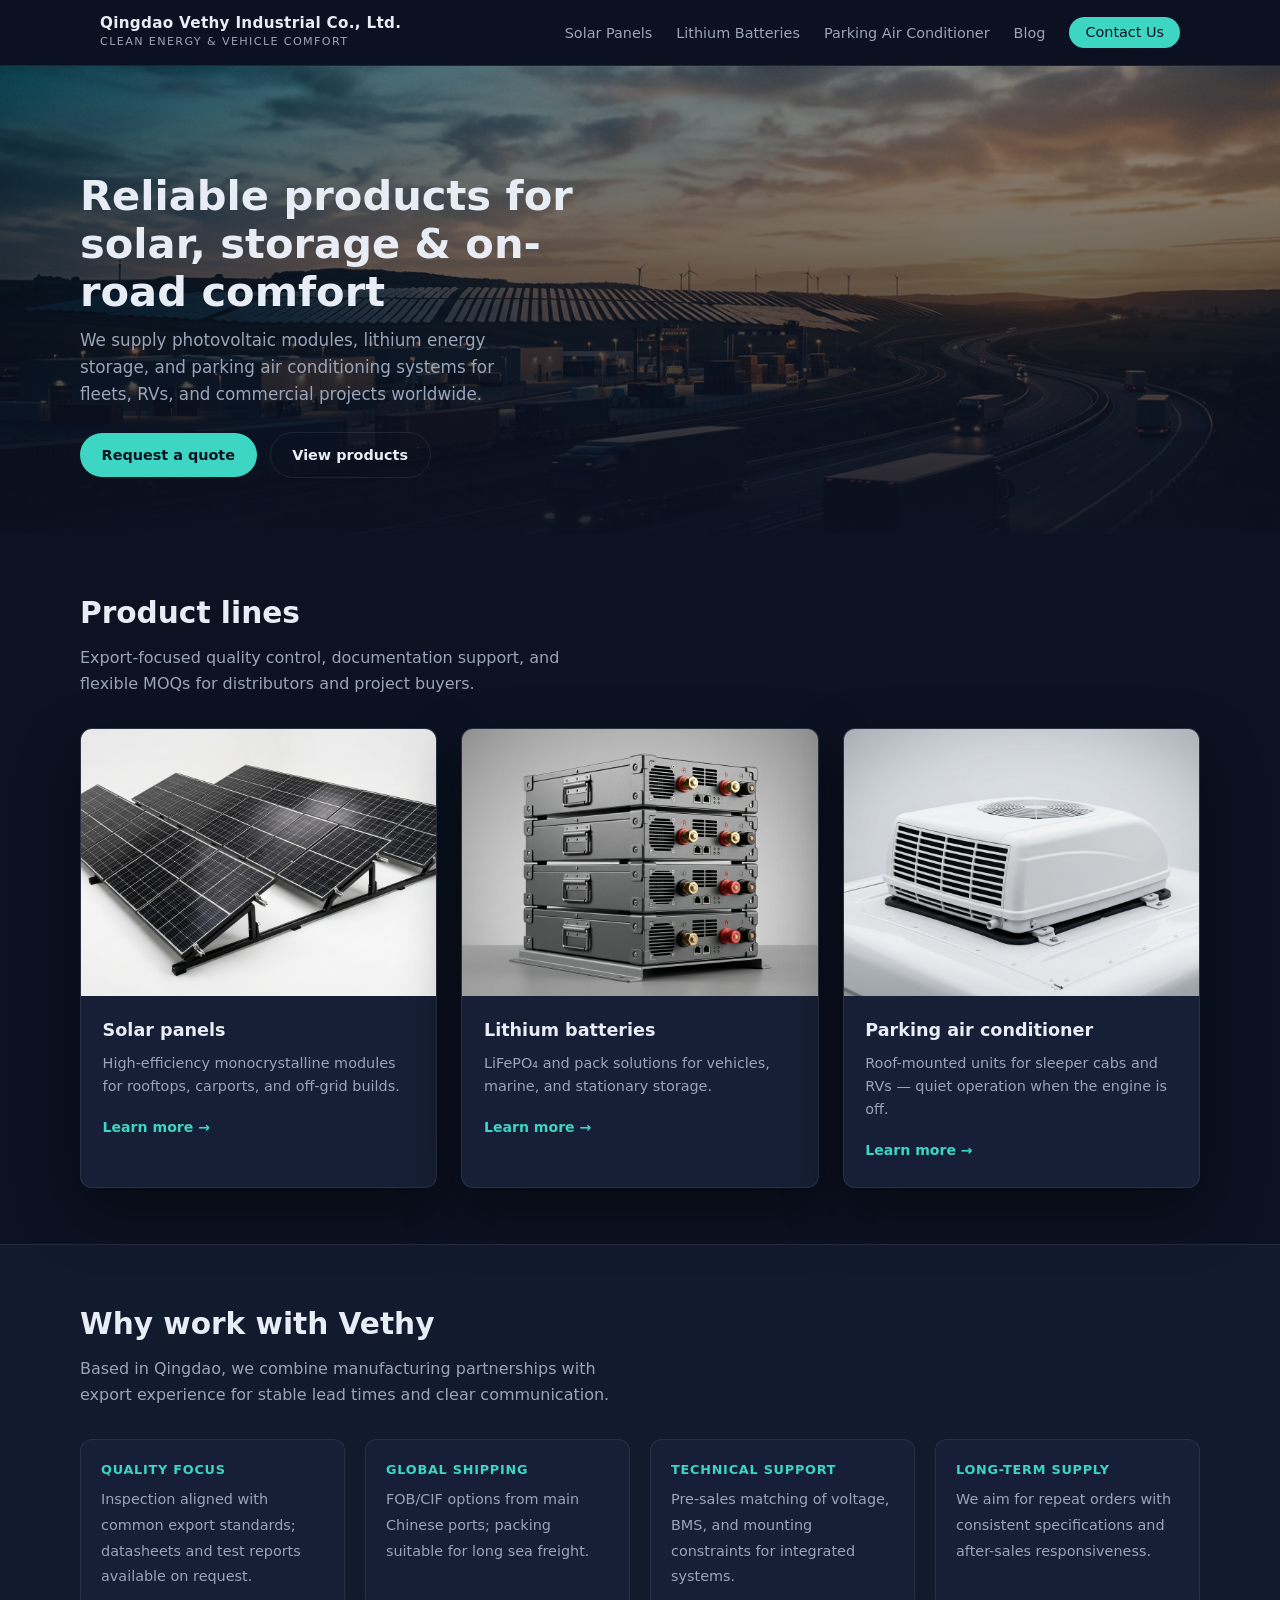
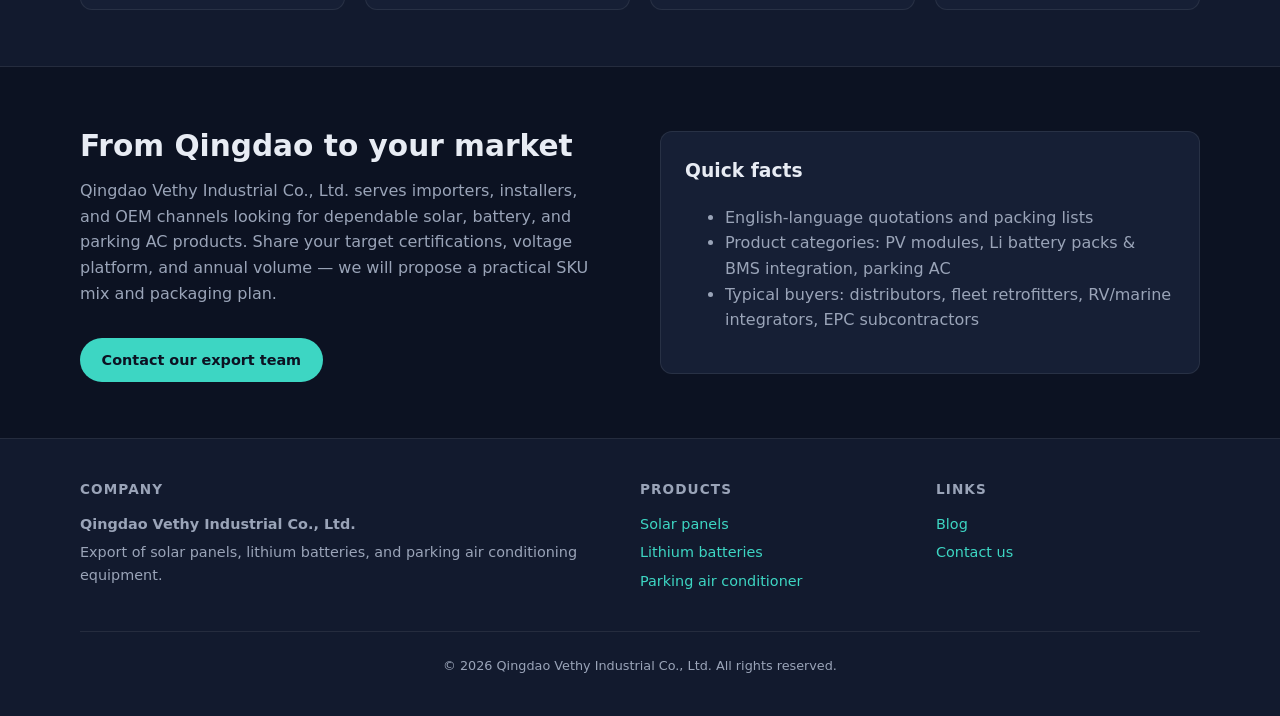
<file: index.html>
<!DOCTYPE html>
<html lang="en">
<head>
  <meta charset="UTF-8" />
  <meta name="viewport" content="width=device-width, initial-scale=1" />
  <meta name="description" content="Qingdao Vethy Industrial Co., Ltd. — solar panels, lithium batteries, and parking air conditioners for global B2B export from China." />
  <title>Qingdao Vethy Industrial Co., Ltd. | Solar, Battery & Parking AC</title>
  <link rel="stylesheet" href="assets/css/style.css" />
</head>
<body>
  <header class="site-header">
    <div class="header-inner">
      <a class="brand" href="index.html">
        <span class="brand-name">Qingdao Vethy Industrial Co., Ltd.</span>
        <span class="brand-tag">Clean energy & vehicle comfort</span>
      </a>
      <button type="button" class="nav-toggle" aria-expanded="false" aria-controls="site-nav">Menu</button>
      <nav id="site-nav" class="nav-main" aria-label="Primary">
        <ul>
          <li><a href="solar-panels.html">Solar Panels</a></li>
          <li><a href="lithium-batteries.html">Lithium Batteries</a></li>
          <li><a href="parking-air-conditioner.html">Parking Air Conditioner</a></li>
          <li><a href="blog.html">Blog</a></li>
          <li><a class="nav-cta" href="contact.html">Contact Us</a></li>
        </ul>
      </nav>
    </div>
  </header>

  <main>
    <section class="hero" style="background-image: url('assets/hero-banner.png');">
      <div class="hero-inner">
        <h1>Reliable products for solar, storage & on-road comfort</h1>
        <p>We supply photovoltaic modules, lithium energy storage, and parking air conditioning systems for fleets, RVs, and commercial projects worldwide.</p>
        <div>
          <a class="btn btn-primary" href="contact.html">Request a quote</a>
          <a class="btn btn-ghost" href="#products">View products</a>
        </div>
      </div>
    </section>

    <section id="products" class="section">
      <div class="section-inner">
        <div class="section-head">
          <h2>Product lines</h2>
          <p>Export-focused quality control, documentation support, and flexible MOQs for distributors and project buyers.</p>
        </div>
        <div class="grid-3">
          <article class="card">
            <img class="card-image" src="assets/product-solar-panels.png" alt="Monocrystalline solar panels for export" width="800" height="600" />
            <div class="card-body">
              <h3>Solar panels</h3>
              <p>High-efficiency monocrystalline modules for rooftops, carports, and off-grid builds.</p>
              <a class="link-arrow" href="solar-panels.html">Learn more →</a>
            </div>
          </article>
          <article class="card">
            <img class="card-image" src="assets/product-lithium-batteries.png" alt="Lithium battery modules for energy storage" width="800" height="600" />
            <div class="card-body">
              <h3>Lithium batteries</h3>
              <p>LiFePO₄ and pack solutions for vehicles, marine, and stationary storage.</p>
              <a class="link-arrow" href="lithium-batteries.html">Learn more →</a>
            </div>
          </article>
          <article class="card">
            <img class="card-image" src="assets/product-parking-ac.png" alt="Parking air conditioner for truck and RV" width="800" height="600" />
            <div class="card-body">
              <h3>Parking air conditioner</h3>
              <p>Roof-mounted units for sleeper cabs and RVs — quiet operation when the engine is off.</p>
              <a class="link-arrow" href="parking-air-conditioner.html">Learn more →</a>
            </div>
          </article>
        </div>
      </div>
    </section>

    <section class="section bg-alt">
      <div class="section-inner">
        <div class="section-head">
          <h2>Why work with Vethy</h2>
          <p>Based in Qingdao, we combine manufacturing partnerships with export experience for stable lead times and clear communication.</p>
        </div>
        <div class="features">
          <div class="feature">
            <strong>Quality focus</strong>
            <span>Inspection aligned with common export standards; datasheets and test reports available on request.</span>
          </div>
          <div class="feature">
            <strong>Global shipping</strong>
            <span>FOB/CIF options from main Chinese ports; packing suitable for long sea freight.</span>
          </div>
          <div class="feature">
            <strong>Technical support</strong>
            <span>Pre-sales matching of voltage, BMS, and mounting constraints for integrated systems.</span>
          </div>
          <div class="feature">
            <strong>Long-term supply</strong>
            <span>We aim for repeat orders with consistent specifications and after-sales responsiveness.</span>
          </div>
        </div>
      </div>
    </section>

    <section class="section">
      <div class="section-inner two-col">
        <div>
          <div class="section-head">
            <h2>From Qingdao to your market</h2>
            <p class="prose">Qingdao Vethy Industrial Co., Ltd. serves importers, installers, and OEM channels looking for dependable solar, battery, and parking AC products. Share your target certifications, voltage platform, and annual volume — we will propose a practical SKU mix and packaging plan.</p>
          </div>
          <a class="btn btn-primary" href="contact.html">Contact our export team</a>
        </div>
        <div class="info-block">
          <h3>Quick facts</h3>
          <ul class="prose">
            <li>English-language quotations and packing lists</li>
            <li>Product categories: PV modules, Li battery packs & BMS integration, parking AC</li>
            <li>Typical buyers: distributors, fleet retrofitters, RV/marine integrators, EPC subcontractors</li>
          </ul>
        </div>
      </div>
    </section>
  </main>

  <footer class="site-footer">
    <div class="footer-inner">
      <div>
        <h4>Company</h4>
        <p><strong>Qingdao Vethy Industrial Co., Ltd.</strong></p>
        <p>Export of solar panels, lithium batteries, and parking air conditioning equipment.</p>
      </div>
      <div>
        <h4>Products</h4>
        <ul>
          <li><a href="solar-panels.html">Solar panels</a></li>
          <li><a href="lithium-batteries.html">Lithium batteries</a></li>
          <li><a href="parking-air-conditioner.html">Parking air conditioner</a></li>
        </ul>
      </div>
      <div>
        <h4>Links</h4>
        <ul>
          <li><a href="blog.html">Blog</a></li>
          <li><a href="contact.html">Contact us</a></li>
        </ul>
      </div>
    </div>
    <p class="copyright">© <span id="y"></span> Qingdao Vethy Industrial Co., Ltd. All rights reserved.</p>
  </footer>

  <script>
    document.getElementById("y").textContent = new Date().getFullYear();
    var btn = document.querySelector(".nav-toggle");
    var nav = document.querySelector(".nav-main");
    if (btn && nav) {
      btn.addEventListener("click", function () {
        var open = nav.classList.toggle("is-open");
        btn.setAttribute("aria-expanded", open ? "true" : "false");
      });
    }
  </script>
</body>
</html>
</file>
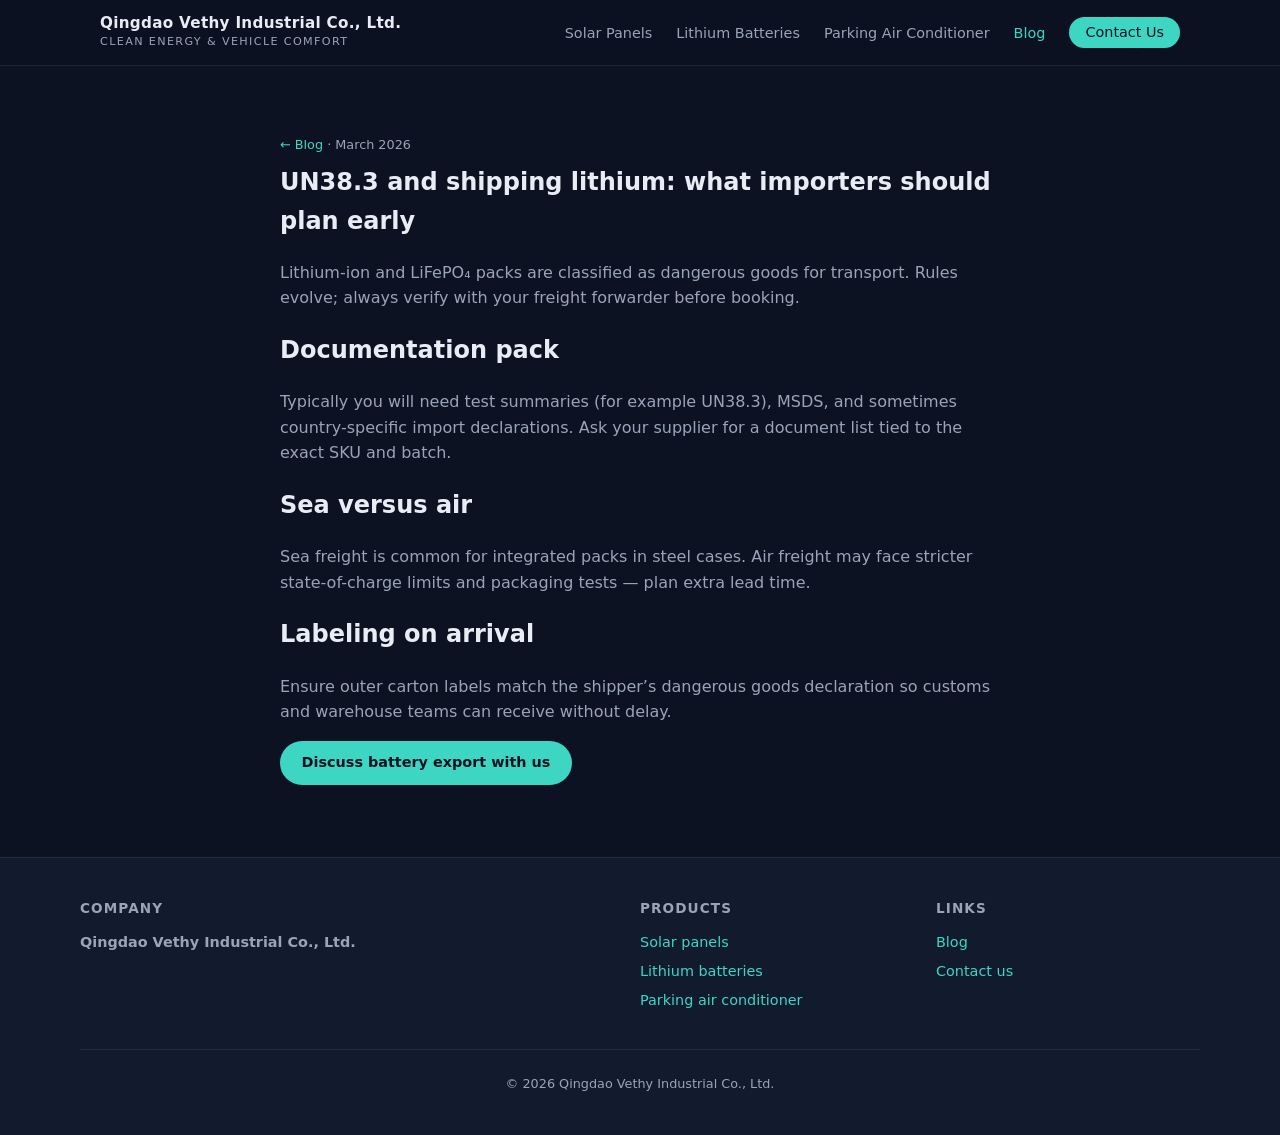
<file: blog-battery-shipping.html>
<!DOCTYPE html>
<html lang="en">
<head>
  <meta charset="UTF-8" />
  <meta name="viewport" content="width=device-width, initial-scale=1" />
  <title>UN38.3 and shipping lithium | Vethy Blog</title>
  <link rel="stylesheet" href="assets/css/style.css" />
</head>
<body>
  <header class="site-header">
    <div class="header-inner">
      <a class="brand" href="index.html">
        <span class="brand-name">Qingdao Vethy Industrial Co., Ltd.</span>
        <span class="brand-tag">Clean energy & vehicle comfort</span>
      </a>
      <button type="button" class="nav-toggle" aria-expanded="false" aria-controls="site-nav">Menu</button>
      <nav id="site-nav" class="nav-main" aria-label="Primary">
        <ul>
          <li><a href="solar-panels.html">Solar Panels</a></li>
          <li><a href="lithium-batteries.html">Lithium Batteries</a></li>
          <li><a href="parking-air-conditioner.html">Parking Air Conditioner</a></li>
          <li><a href="blog.html" class="is-active">Blog</a></li>
          <li><a class="nav-cta" href="contact.html">Contact Us</a></li>
        </ul>
      </nav>
    </div>
  </header>

  <main>
    <article class="section">
      <div class="section-inner prose" style="max-width: 720px;">
        <p class="post-meta" style="margin-bottom: 0.5rem;"><a href="blog.html">← Blog</a> · March 2026</p>
        <h1 style="color: var(--text); margin-top: 0;">UN38.3 and shipping lithium: what importers should plan early</h1>
        <p>Lithium-ion and LiFePO₄ packs are classified as dangerous goods for transport. Rules evolve; always verify with your freight forwarder before booking.</p>
        <h2 style="color: var(--text);">Documentation pack</h2>
        <p>Typically you will need test summaries (for example UN38.3), MSDS, and sometimes country-specific import declarations. Ask your supplier for a document list tied to the exact SKU and batch.</p>
        <h2 style="color: var(--text);">Sea versus air</h2>
        <p>Sea freight is common for integrated packs in steel cases. Air freight may face stricter state-of-charge limits and packaging tests — plan extra lead time.</p>
        <h2 style="color: var(--text);">Labeling on arrival</h2>
        <p>Ensure outer carton labels match the shipper’s dangerous goods declaration so customs and warehouse teams can receive without delay.</p>
        <p><a class="btn btn-primary" href="contact.html">Discuss battery export with us</a></p>
      </div>
    </article>
  </main>

  <footer class="site-footer">
    <div class="footer-inner">
      <div>
        <h4>Company</h4>
        <p><strong>Qingdao Vethy Industrial Co., Ltd.</strong></p>
      </div>
      <div>
        <h4>Products</h4>
        <ul>
          <li><a href="solar-panels.html">Solar panels</a></li>
          <li><a href="lithium-batteries.html">Lithium batteries</a></li>
          <li><a href="parking-air-conditioner.html">Parking air conditioner</a></li>
        </ul>
      </div>
      <div>
        <h4>Links</h4>
        <ul>
          <li><a href="blog.html">Blog</a></li>
          <li><a href="contact.html">Contact us</a></li>
        </ul>
      </div>
    </div>
    <p class="copyright">© <span id="y"></span> Qingdao Vethy Industrial Co., Ltd.</p>
  </footer>

  <script>
    document.getElementById("y").textContent = new Date().getFullYear();
    var btn = document.querySelector(".nav-toggle");
    var nav = document.querySelector(".nav-main");
    if (btn && nav) {
      btn.addEventListener("click", function () {
        var open = nav.classList.toggle("is-open");
        btn.setAttribute("aria-expanded", open ? "true" : "false");
      });
    }
  </script>
</body>
</html>
</file>
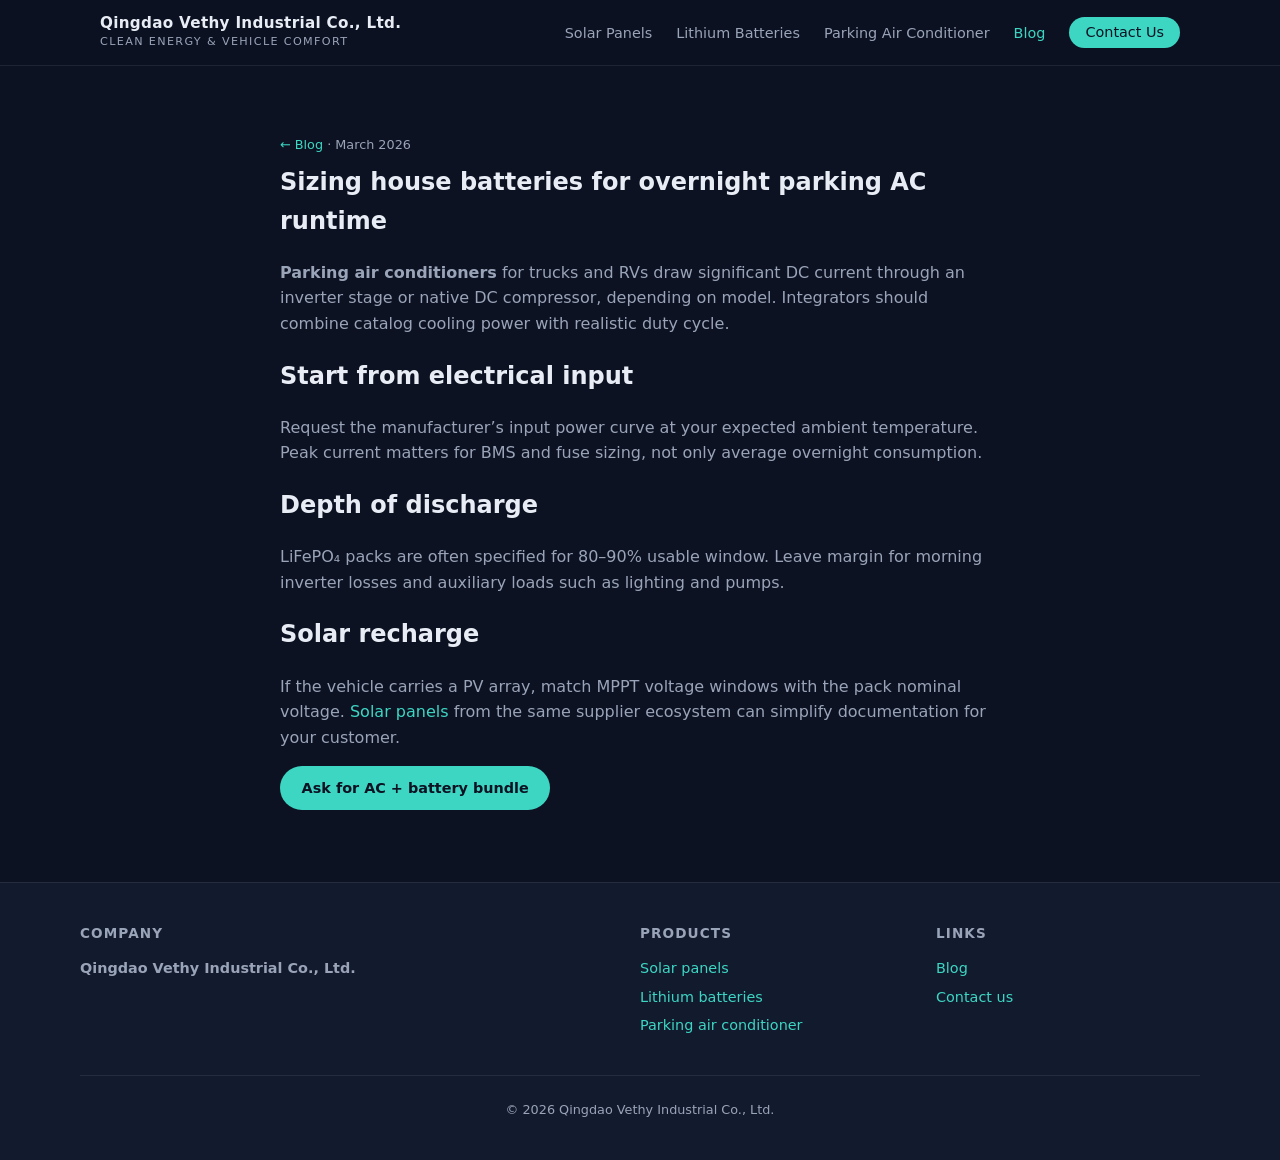
<file: blog-parking-ac-load.html>
<!DOCTYPE html>
<html lang="en">
<head>
  <meta charset="UTF-8" />
  <meta name="viewport" content="width=device-width, initial-scale=1" />
  <title>Sizing batteries for parking AC | Vethy Blog</title>
  <link rel="stylesheet" href="assets/css/style.css" />
</head>
<body>
  <header class="site-header">
    <div class="header-inner">
      <a class="brand" href="index.html">
        <span class="brand-name">Qingdao Vethy Industrial Co., Ltd.</span>
        <span class="brand-tag">Clean energy & vehicle comfort</span>
      </a>
      <button type="button" class="nav-toggle" aria-expanded="false" aria-controls="site-nav">Menu</button>
      <nav id="site-nav" class="nav-main" aria-label="Primary">
        <ul>
          <li><a href="solar-panels.html">Solar Panels</a></li>
          <li><a href="lithium-batteries.html">Lithium Batteries</a></li>
          <li><a href="parking-air-conditioner.html">Parking Air Conditioner</a></li>
          <li><a href="blog.html" class="is-active">Blog</a></li>
          <li><a class="nav-cta" href="contact.html">Contact Us</a></li>
        </ul>
      </nav>
    </div>
  </header>

  <main>
    <article class="section">
      <div class="section-inner prose" style="max-width: 720px;">
        <p class="post-meta" style="margin-bottom: 0.5rem;"><a href="blog.html">← Blog</a> · March 2026</p>
        <h1 style="color: var(--text); margin-top: 0;">Sizing house batteries for overnight parking AC runtime</h1>
        <p><strong>Parking air conditioners</strong> for trucks and RVs draw significant DC current through an inverter stage or native DC compressor, depending on model. Integrators should combine catalog cooling power with realistic duty cycle.</p>
        <h2 style="color: var(--text);">Start from electrical input</h2>
        <p>Request the manufacturer’s input power curve at your expected ambient temperature. Peak current matters for BMS and fuse sizing, not only average overnight consumption.</p>
        <h2 style="color: var(--text);">Depth of discharge</h2>
        <p>LiFePO₄ packs are often specified for 80–90% usable window. Leave margin for morning inverter losses and auxiliary loads such as lighting and pumps.</p>
        <h2 style="color: var(--text);">Solar recharge</h2>
        <p>If the vehicle carries a PV array, match MPPT voltage windows with the pack nominal voltage. <a href="solar-panels.html">Solar panels</a> from the same supplier ecosystem can simplify documentation for your customer.</p>
        <p><a class="btn btn-primary" href="contact.html">Ask for AC + battery bundle</a></p>
      </div>
    </article>
  </main>

  <footer class="site-footer">
    <div class="footer-inner">
      <div>
        <h4>Company</h4>
        <p><strong>Qingdao Vethy Industrial Co., Ltd.</strong></p>
      </div>
      <div>
        <h4>Products</h4>
        <ul>
          <li><a href="solar-panels.html">Solar panels</a></li>
          <li><a href="lithium-batteries.html">Lithium batteries</a></li>
          <li><a href="parking-air-conditioner.html">Parking air conditioner</a></li>
        </ul>
      </div>
      <div>
        <h4>Links</h4>
        <ul>
          <li><a href="blog.html">Blog</a></li>
          <li><a href="contact.html">Contact us</a></li>
        </ul>
      </div>
    </div>
    <p class="copyright">© <span id="y"></span> Qingdao Vethy Industrial Co., Ltd.</p>
  </footer>

  <script>
    document.getElementById("y").textContent = new Date().getFullYear();
    var btn = document.querySelector(".nav-toggle");
    var nav = document.querySelector(".nav-main");
    if (btn && nav) {
      btn.addEventListener("click", function () {
        var open = nav.classList.toggle("is-open");
        btn.setAttribute("aria-expanded", open ? "true" : "false");
      });
    }
  </script>
</body>
</html>
</file>
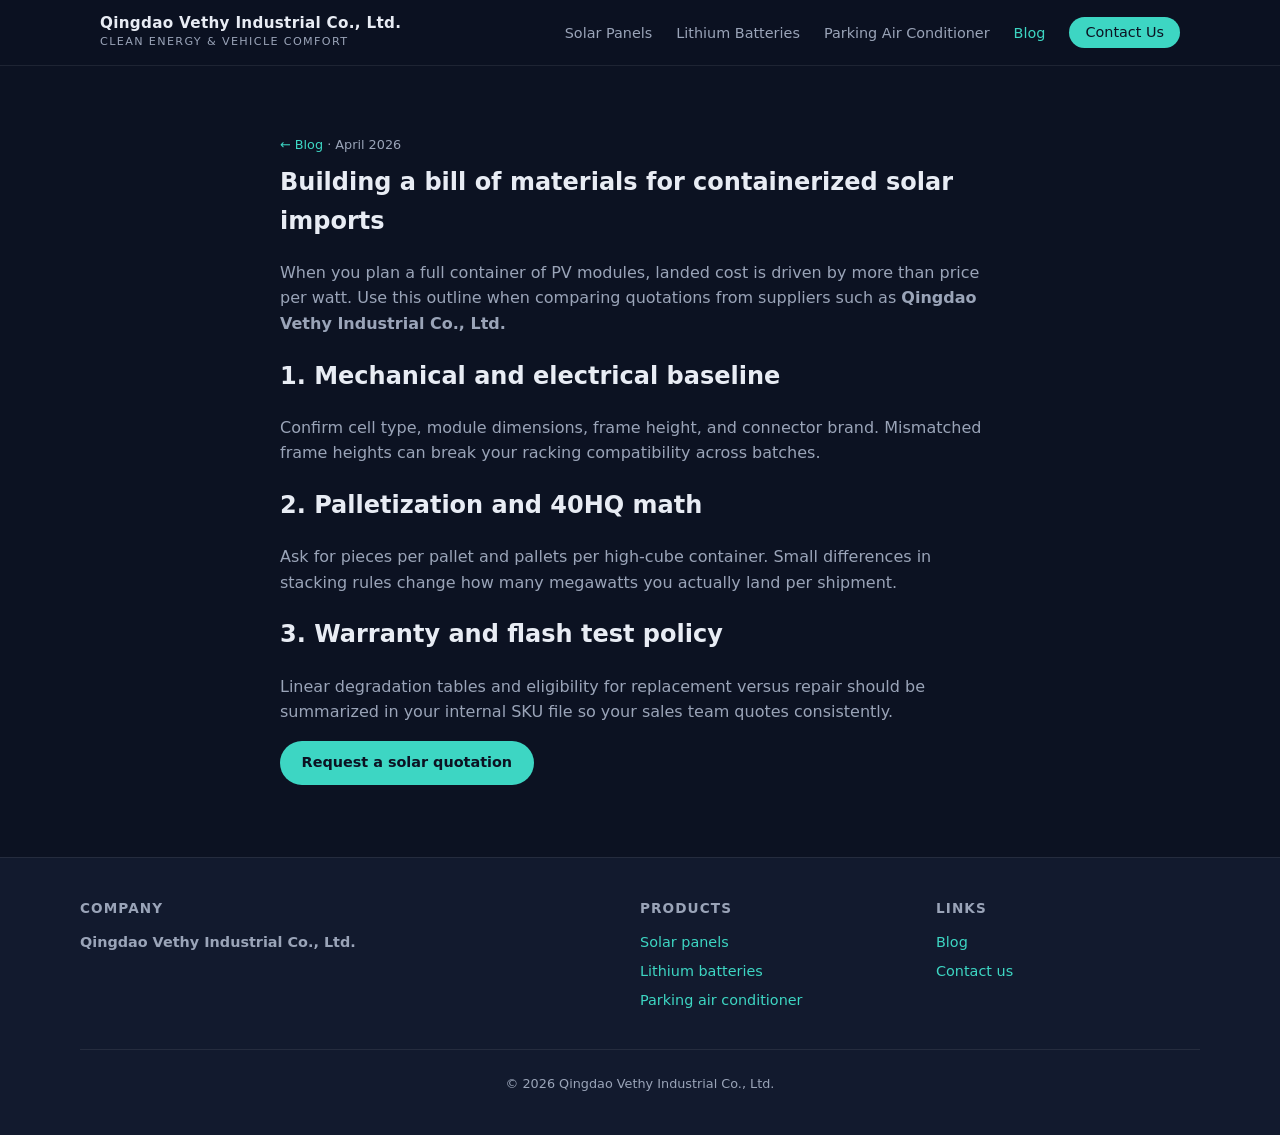
<file: blog-solar-bom.html>
<!DOCTYPE html>
<html lang="en">
<head>
  <meta charset="UTF-8" />
  <meta name="viewport" content="width=device-width, initial-scale=1" />
  <title>Containerized solar imports — BOM | Vethy Blog</title>
  <link rel="stylesheet" href="assets/css/style.css" />
</head>
<body>
  <header class="site-header">
    <div class="header-inner">
      <a class="brand" href="index.html">
        <span class="brand-name">Qingdao Vethy Industrial Co., Ltd.</span>
        <span class="brand-tag">Clean energy & vehicle comfort</span>
      </a>
      <button type="button" class="nav-toggle" aria-expanded="false" aria-controls="site-nav">Menu</button>
      <nav id="site-nav" class="nav-main" aria-label="Primary">
        <ul>
          <li><a href="solar-panels.html">Solar Panels</a></li>
          <li><a href="lithium-batteries.html">Lithium Batteries</a></li>
          <li><a href="parking-air-conditioner.html">Parking Air Conditioner</a></li>
          <li><a href="blog.html" class="is-active">Blog</a></li>
          <li><a class="nav-cta" href="contact.html">Contact Us</a></li>
        </ul>
      </nav>
    </div>
  </header>

  <main>
    <article class="section">
      <div class="section-inner prose" style="max-width: 720px;">
        <p class="post-meta" style="margin-bottom: 0.5rem;"><a href="blog.html">← Blog</a> · April 2026</p>
        <h1 style="color: var(--text); margin-top: 0;">Building a bill of materials for containerized solar imports</h1>
        <p>When you plan a full container of PV modules, landed cost is driven by more than price per watt. Use this outline when comparing quotations from suppliers such as <strong>Qingdao Vethy Industrial Co., Ltd.</strong></p>
        <h2 style="color: var(--text);">1. Mechanical and electrical baseline</h2>
        <p>Confirm cell type, module dimensions, frame height, and connector brand. Mismatched frame heights can break your racking compatibility across batches.</p>
        <h2 style="color: var(--text);">2. Palletization and 40HQ math</h2>
        <p>Ask for pieces per pallet and pallets per high-cube container. Small differences in stacking rules change how many megawatts you actually land per shipment.</p>
        <h2 style="color: var(--text);">3. Warranty and flash test policy</h2>
        <p>Linear degradation tables and eligibility for replacement versus repair should be summarized in your internal SKU file so your sales team quotes consistently.</p>
        <p><a class="btn btn-primary" href="contact.html">Request a solar quotation</a></p>
      </div>
    </article>
  </main>

  <footer class="site-footer">
    <div class="footer-inner">
      <div>
        <h4>Company</h4>
        <p><strong>Qingdao Vethy Industrial Co., Ltd.</strong></p>
      </div>
      <div>
        <h4>Products</h4>
        <ul>
          <li><a href="solar-panels.html">Solar panels</a></li>
          <li><a href="lithium-batteries.html">Lithium batteries</a></li>
          <li><a href="parking-air-conditioner.html">Parking air conditioner</a></li>
        </ul>
      </div>
      <div>
        <h4>Links</h4>
        <ul>
          <li><a href="blog.html">Blog</a></li>
          <li><a href="contact.html">Contact us</a></li>
        </ul>
      </div>
    </div>
    <p class="copyright">© <span id="y"></span> Qingdao Vethy Industrial Co., Ltd.</p>
  </footer>

  <script>
    document.getElementById("y").textContent = new Date().getFullYear();
    var btn = document.querySelector(".nav-toggle");
    var nav = document.querySelector(".nav-main");
    if (btn && nav) {
      btn.addEventListener("click", function () {
        var open = nav.classList.toggle("is-open");
        btn.setAttribute("aria-expanded", open ? "true" : "false");
      });
    }
  </script>
</body>
</html>
</file>
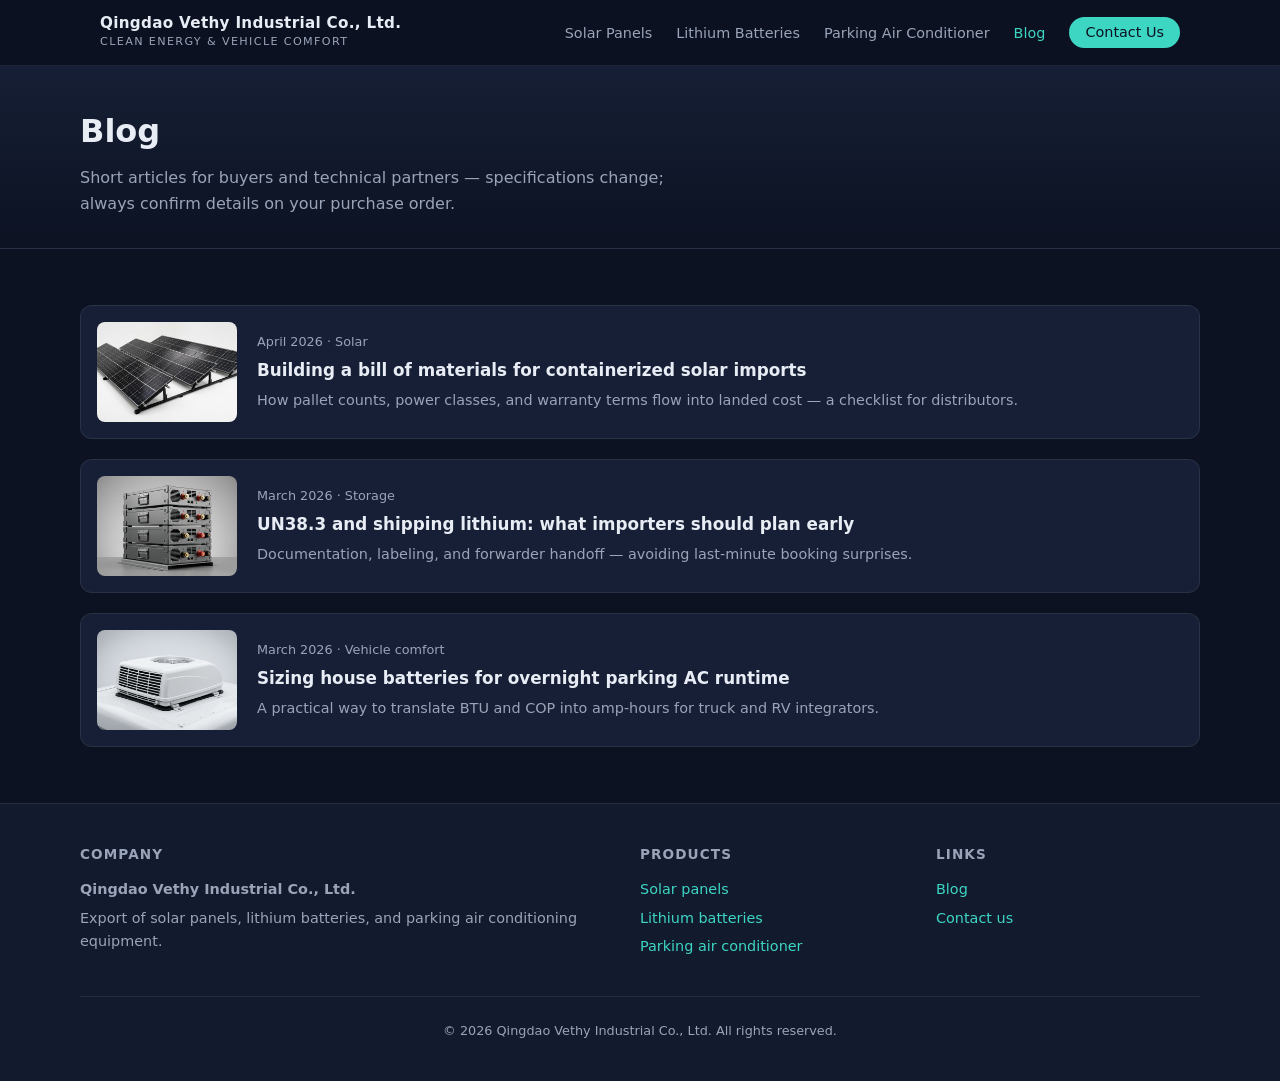
<file: blog.html>
<!DOCTYPE html>
<html lang="en">
<head>
  <meta charset="UTF-8" />
  <meta name="viewport" content="width=device-width, initial-scale=1" />
  <meta name="description" content="Industry notes on solar, lithium storage, and parking AC — Qingdao Vethy Industrial Co., Ltd." />
  <title>Blog | Qingdao Vethy Industrial Co., Ltd.</title>
  <link rel="stylesheet" href="assets/css/style.css" />
</head>
<body>
  <header class="site-header">
    <div class="header-inner">
      <a class="brand" href="index.html">
        <span class="brand-name">Qingdao Vethy Industrial Co., Ltd.</span>
        <span class="brand-tag">Clean energy & vehicle comfort</span>
      </a>
      <button type="button" class="nav-toggle" aria-expanded="false" aria-controls="site-nav">Menu</button>
      <nav id="site-nav" class="nav-main" aria-label="Primary">
        <ul>
          <li><a href="solar-panels.html">Solar Panels</a></li>
          <li><a href="lithium-batteries.html">Lithium Batteries</a></li>
          <li><a href="parking-air-conditioner.html">Parking Air Conditioner</a></li>
          <li><a href="blog.html" class="is-active">Blog</a></li>
          <li><a class="nav-cta" href="contact.html">Contact Us</a></li>
        </ul>
      </nav>
    </div>
  </header>

  <main>
    <div class="page-hero">
      <div class="page-hero-inner">
        <h1>Blog</h1>
        <p>Short articles for buyers and technical partners — specifications change; always confirm details on your purchase order.</p>
      </div>
    </div>

    <section class="section">
      <div class="section-inner">
        <div class="post-list">
          <article class="post-card">
            <img src="assets/product-solar-panels.png" alt="" width="280" height="210" style="width: 100%; height: 100px; object-fit: cover; border-radius: 8px;" />
            <div>
              <div class="post-meta">April 2026 · Solar</div>
              <h3><a href="blog-solar-bom.html">Building a bill of materials for containerized solar imports</a></h3>
              <p class="prose" style="margin: 0; font-size: 0.9rem;">How pallet counts, power classes, and warranty terms flow into landed cost — a checklist for distributors.</p>
            </div>
          </article>
          <article class="post-card">
            <img src="assets/product-lithium-batteries.png" alt="" width="280" height="210" style="width: 100%; height: 100px; object-fit: cover; border-radius: 8px;" />
            <div>
              <div class="post-meta">March 2026 · Storage</div>
              <h3><a href="blog-battery-shipping.html">UN38.3 and shipping lithium: what importers should plan early</a></h3>
              <p class="prose" style="margin: 0; font-size: 0.9rem;">Documentation, labeling, and forwarder handoff — avoiding last-minute booking surprises.</p>
            </div>
          </article>
          <article class="post-card">
            <img src="assets/product-parking-ac.png" alt="" width="280" height="210" style="width: 100%; height: 100px; object-fit: cover; border-radius: 8px;" />
            <div>
              <div class="post-meta">March 2026 · Vehicle comfort</div>
              <h3><a href="blog-parking-ac-load.html">Sizing house batteries for overnight parking AC runtime</a></h3>
              <p class="prose" style="margin: 0; font-size: 0.9rem;">A practical way to translate BTU and COP into amp-hours for truck and RV integrators.</p>
            </div>
          </article>
        </div>
      </div>
    </section>
  </main>

  <footer class="site-footer">
    <div class="footer-inner">
      <div>
        <h4>Company</h4>
        <p><strong>Qingdao Vethy Industrial Co., Ltd.</strong></p>
        <p>Export of solar panels, lithium batteries, and parking air conditioning equipment.</p>
      </div>
      <div>
        <h4>Products</h4>
        <ul>
          <li><a href="solar-panels.html">Solar panels</a></li>
          <li><a href="lithium-batteries.html">Lithium batteries</a></li>
          <li><a href="parking-air-conditioner.html">Parking air conditioner</a></li>
        </ul>
      </div>
      <div>
        <h4>Links</h4>
        <ul>
          <li><a href="blog.html">Blog</a></li>
          <li><a href="contact.html">Contact us</a></li>
        </ul>
      </div>
    </div>
    <p class="copyright">© <span id="y"></span> Qingdao Vethy Industrial Co., Ltd. All rights reserved.</p>
  </footer>

  <script>
    document.getElementById("y").textContent = new Date().getFullYear();
    var btn = document.querySelector(".nav-toggle");
    var nav = document.querySelector(".nav-main");
    if (btn && nav) {
      btn.addEventListener("click", function () {
        var open = nav.classList.toggle("is-open");
        btn.setAttribute("aria-expanded", open ? "true" : "false");
      });
    }
  </script>
</body>
</html>
</file>
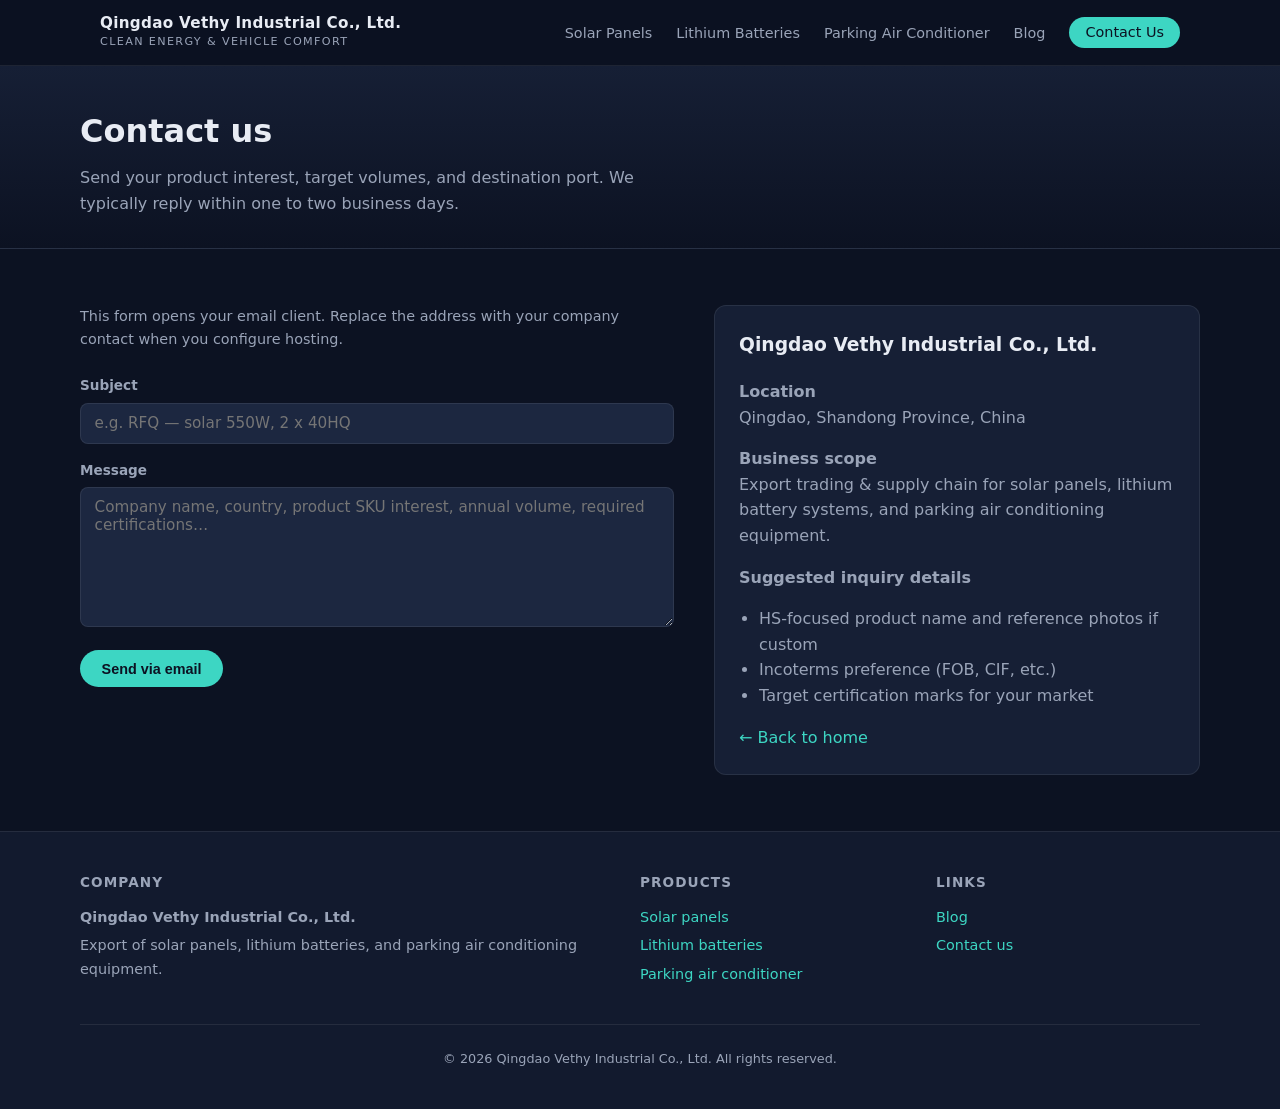
<file: contact.html>
<!DOCTYPE html>
<html lang="en">
<head>
  <meta charset="UTF-8" />
  <meta name="viewport" content="width=device-width, initial-scale=1" />
  <meta name="description" content="Contact Qingdao Vethy Industrial Co., Ltd. for quotations on solar panels, lithium batteries, and parking air conditioners." />
  <title>Contact Us | Qingdao Vethy Industrial Co., Ltd.</title>
  <link rel="stylesheet" href="assets/css/style.css" />
</head>
<body>
  <header class="site-header">
    <div class="header-inner">
      <a class="brand" href="index.html">
        <span class="brand-name">Qingdao Vethy Industrial Co., Ltd.</span>
        <span class="brand-tag">Clean energy & vehicle comfort</span>
      </a>
      <button type="button" class="nav-toggle" aria-expanded="false" aria-controls="site-nav">Menu</button>
      <nav id="site-nav" class="nav-main" aria-label="Primary">
        <ul>
          <li><a href="solar-panels.html">Solar Panels</a></li>
          <li><a href="lithium-batteries.html">Lithium Batteries</a></li>
          <li><a href="parking-air-conditioner.html">Parking Air Conditioner</a></li>
          <li><a href="blog.html">Blog</a></li>
          <li><a class="nav-cta is-active" href="contact.html">Contact Us</a></li>
        </ul>
      </nav>
    </div>
  </header>

  <main>
    <div class="page-hero">
      <div class="page-hero-inner">
        <h1>Contact us</h1>
        <p>Send your product interest, target volumes, and destination port. We typically reply within one to two business days.</p>
      </div>
    </div>

    <section class="section">
      <div class="section-inner contact-layout">
        <div>
          <form class="form-grid" action="mailto:export@vethy-industrial.example" method="get" enctype="text/plain">
            <p class="prose" style="margin: 0 0 0.5rem; font-size: 0.9rem;">This form opens your email client. Replace the address with your company contact when you configure hosting.</p>
            <div>
              <label for="subject">Subject</label>
              <input id="subject" name="subject" type="text" placeholder="e.g. RFQ — solar 550W, 2 x 40HQ" required />
            </div>
            <div>
              <label for="body">Message</label>
              <textarea id="body" name="body" placeholder="Company name, country, product SKU interest, annual volume, required certifications…" required></textarea>
            </div>
            <div>
              <button type="submit" class="btn btn-primary">Send via email</button>
            </div>
          </form>
        </div>
        <aside>
          <div class="info-block prose">
            <h3 style="color: var(--text);">Qingdao Vethy Industrial Co., Ltd.</h3>
            <p><strong>Location</strong><br />Qingdao, Shandong Province, China</p>
            <p><strong>Business scope</strong><br />Export trading &amp; supply chain for solar panels, lithium battery systems, and parking air conditioning equipment.</p>
            <p><strong>Suggested inquiry details</strong></p>
            <ul style="margin-top: 0;">
              <li>HS-focused product name and reference photos if custom</li>
              <li>Incoterms preference (FOB, CIF, etc.)</li>
              <li>Target certification marks for your market</li>
            </ul>
            <p style="margin-bottom: 0;"><a href="index.html">← Back to home</a></p>
          </div>
        </aside>
      </div>
    </section>
  </main>

  <footer class="site-footer">
    <div class="footer-inner">
      <div>
        <h4>Company</h4>
        <p><strong>Qingdao Vethy Industrial Co., Ltd.</strong></p>
        <p>Export of solar panels, lithium batteries, and parking air conditioning equipment.</p>
      </div>
      <div>
        <h4>Products</h4>
        <ul>
          <li><a href="solar-panels.html">Solar panels</a></li>
          <li><a href="lithium-batteries.html">Lithium batteries</a></li>
          <li><a href="parking-air-conditioner.html">Parking air conditioner</a></li>
        </ul>
      </div>
      <div>
        <h4>Links</h4>
        <ul>
          <li><a href="blog.html">Blog</a></li>
          <li><a href="contact.html">Contact us</a></li>
        </ul>
      </div>
    </div>
    <p class="copyright">© <span id="y"></span> Qingdao Vethy Industrial Co., Ltd. All rights reserved.</p>
  </footer>

  <script>
    document.getElementById("y").textContent = new Date().getFullYear();
    var btn = document.querySelector(".nav-toggle");
    var nav = document.querySelector(".nav-main");
    if (btn && nav) {
      btn.addEventListener("click", function () {
        var open = nav.classList.toggle("is-open");
        btn.setAttribute("aria-expanded", open ? "true" : "false");
      });
    }
  </script>
</body>
</html>
</file>
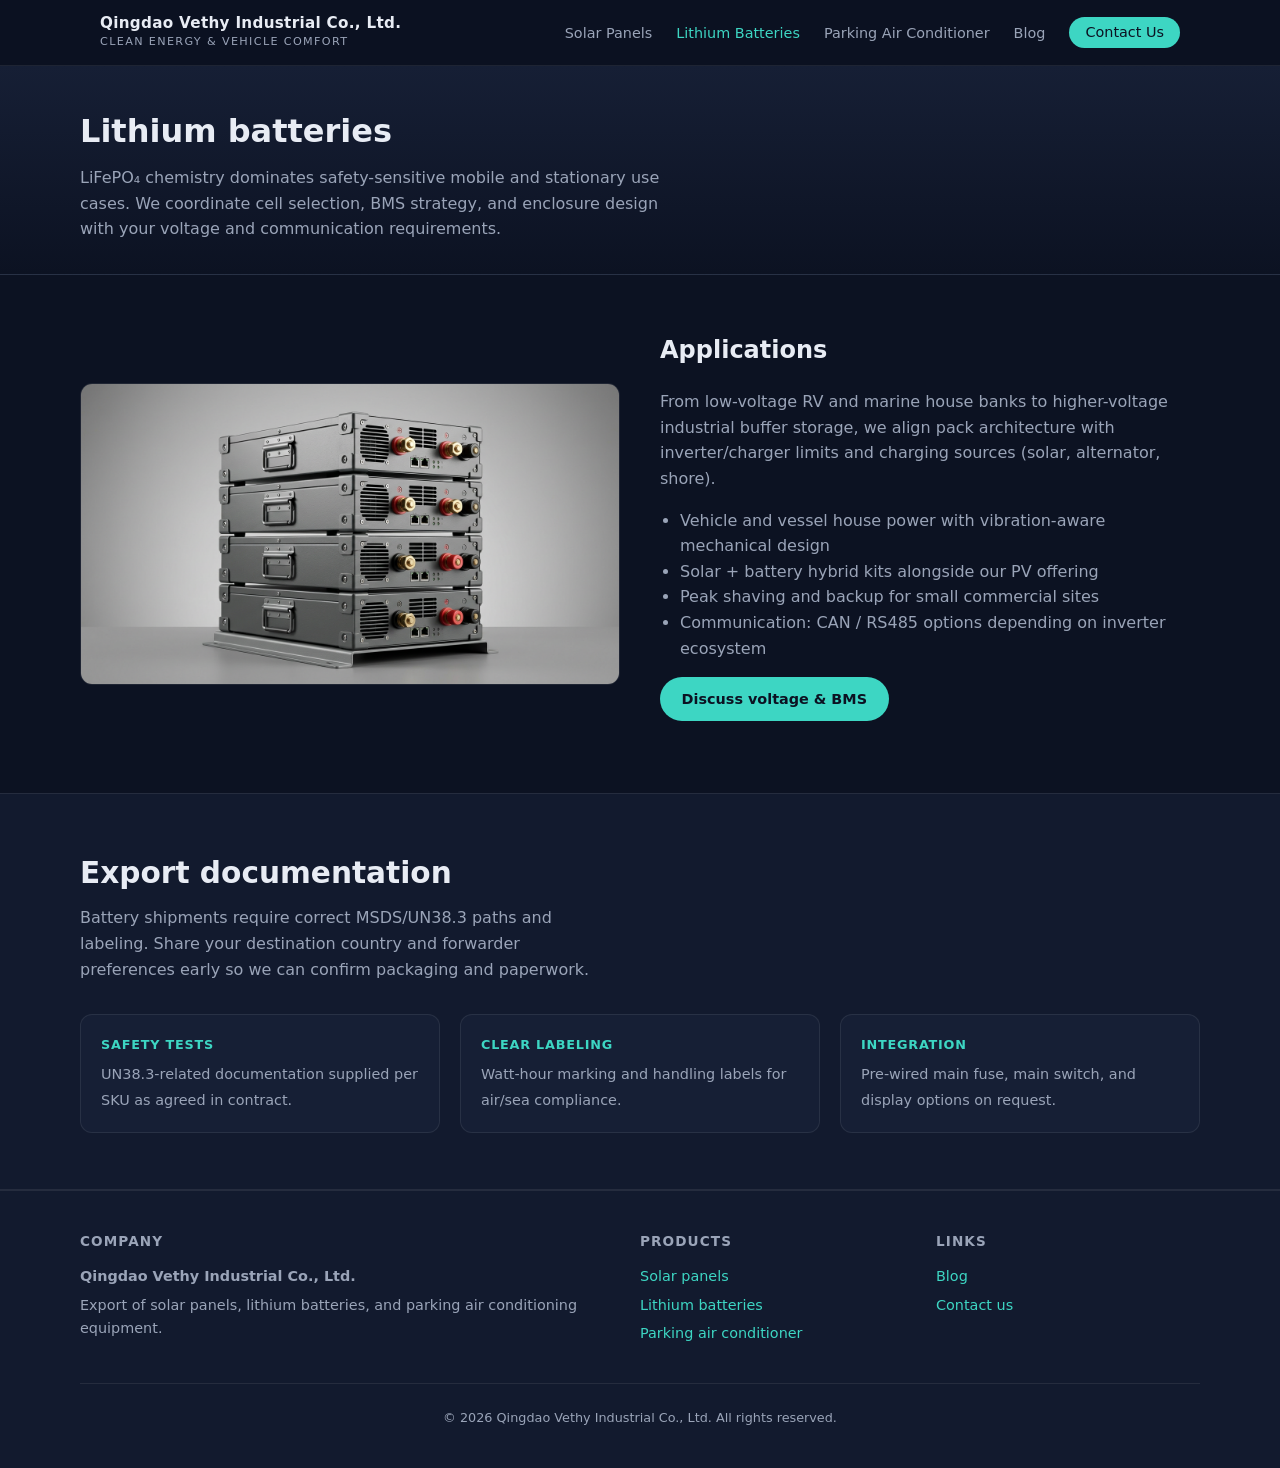
<file: lithium-batteries.html>
<!DOCTYPE html>
<html lang="en">
<head>
  <meta charset="UTF-8" />
  <meta name="viewport" content="width=device-width, initial-scale=1" />
  <meta name="description" content="Lithium battery packs and storage solutions for export — Qingdao Vethy Industrial Co., Ltd." />
  <title>Lithium Batteries | Qingdao Vethy Industrial Co., Ltd.</title>
  <link rel="stylesheet" href="assets/css/style.css" />
</head>
<body>
  <header class="site-header">
    <div class="header-inner">
      <a class="brand" href="index.html">
        <span class="brand-name">Qingdao Vethy Industrial Co., Ltd.</span>
        <span class="brand-tag">Clean energy & vehicle comfort</span>
      </a>
      <button type="button" class="nav-toggle" aria-expanded="false" aria-controls="site-nav">Menu</button>
      <nav id="site-nav" class="nav-main" aria-label="Primary">
        <ul>
          <li><a href="solar-panels.html">Solar Panels</a></li>
          <li><a href="lithium-batteries.html" class="is-active">Lithium Batteries</a></li>
          <li><a href="parking-air-conditioner.html">Parking Air Conditioner</a></li>
          <li><a href="blog.html">Blog</a></li>
          <li><a class="nav-cta" href="contact.html">Contact Us</a></li>
        </ul>
      </nav>
    </div>
  </header>

  <main>
    <div class="page-hero">
      <div class="page-hero-inner">
        <h1>Lithium batteries</h1>
        <p>LiFePO₄ chemistry dominates safety-sensitive mobile and stationary use cases. We coordinate cell selection, BMS strategy, and enclosure design with your voltage and communication requirements.</p>
      </div>
    </div>

    <section class="section">
      <div class="section-inner two-col">
        <img src="assets/product-lithium-batteries.png" alt="Lithium battery modules" width="900" height="675" style="border-radius: 12px; border: 1px solid var(--border);" />
        <div class="prose">
          <h2 style="margin-top: 0; color: var(--text);">Applications</h2>
          <p>From low-voltage RV and marine house banks to higher-voltage industrial buffer storage, we align pack architecture with inverter/charger limits and charging sources (solar, alternator, shore).</p>
          <ul>
            <li>Vehicle and vessel house power with vibration-aware mechanical design</li>
            <li>Solar + battery hybrid kits alongside our PV offering</li>
            <li>Peak shaving and backup for small commercial sites</li>
            <li>Communication: CAN / RS485 options depending on inverter ecosystem</li>
          </ul>
          <p><a class="btn btn-primary" href="contact.html">Discuss voltage &amp; BMS</a></p>
        </div>
      </div>
    </section>

    <section class="section bg-alt">
      <div class="section-inner">
        <div class="section-head">
          <h2>Export documentation</h2>
          <p>Battery shipments require correct MSDS/UN38.3 paths and labeling. Share your destination country and forwarder preferences early so we can confirm packaging and paperwork.</p>
        </div>
        <div class="features">
          <div class="feature"><strong>Safety tests</strong><span>UN38.3-related documentation supplied per SKU as agreed in contract.</span></div>
          <div class="feature"><strong>Clear labeling</strong><span>Watt-hour marking and handling labels for air/sea compliance.</span></div>
          <div class="feature"><strong>Integration</strong><span>Pre-wired main fuse, main switch, and display options on request.</span></div>
        </div>
      </div>
    </section>
  </main>

  <footer class="site-footer">
    <div class="footer-inner">
      <div>
        <h4>Company</h4>
        <p><strong>Qingdao Vethy Industrial Co., Ltd.</strong></p>
        <p>Export of solar panels, lithium batteries, and parking air conditioning equipment.</p>
      </div>
      <div>
        <h4>Products</h4>
        <ul>
          <li><a href="solar-panels.html">Solar panels</a></li>
          <li><a href="lithium-batteries.html">Lithium batteries</a></li>
          <li><a href="parking-air-conditioner.html">Parking air conditioner</a></li>
        </ul>
      </div>
      <div>
        <h4>Links</h4>
        <ul>
          <li><a href="blog.html">Blog</a></li>
          <li><a href="contact.html">Contact us</a></li>
        </ul>
      </div>
    </div>
    <p class="copyright">© <span id="y"></span> Qingdao Vethy Industrial Co., Ltd. All rights reserved.</p>
  </footer>

  <script>
    document.getElementById("y").textContent = new Date().getFullYear();
    var btn = document.querySelector(".nav-toggle");
    var nav = document.querySelector(".nav-main");
    if (btn && nav) {
      btn.addEventListener("click", function () {
        var open = nav.classList.toggle("is-open");
        btn.setAttribute("aria-expanded", open ? "true" : "false");
      });
    }
  </script>
</body>
</html>
</file>
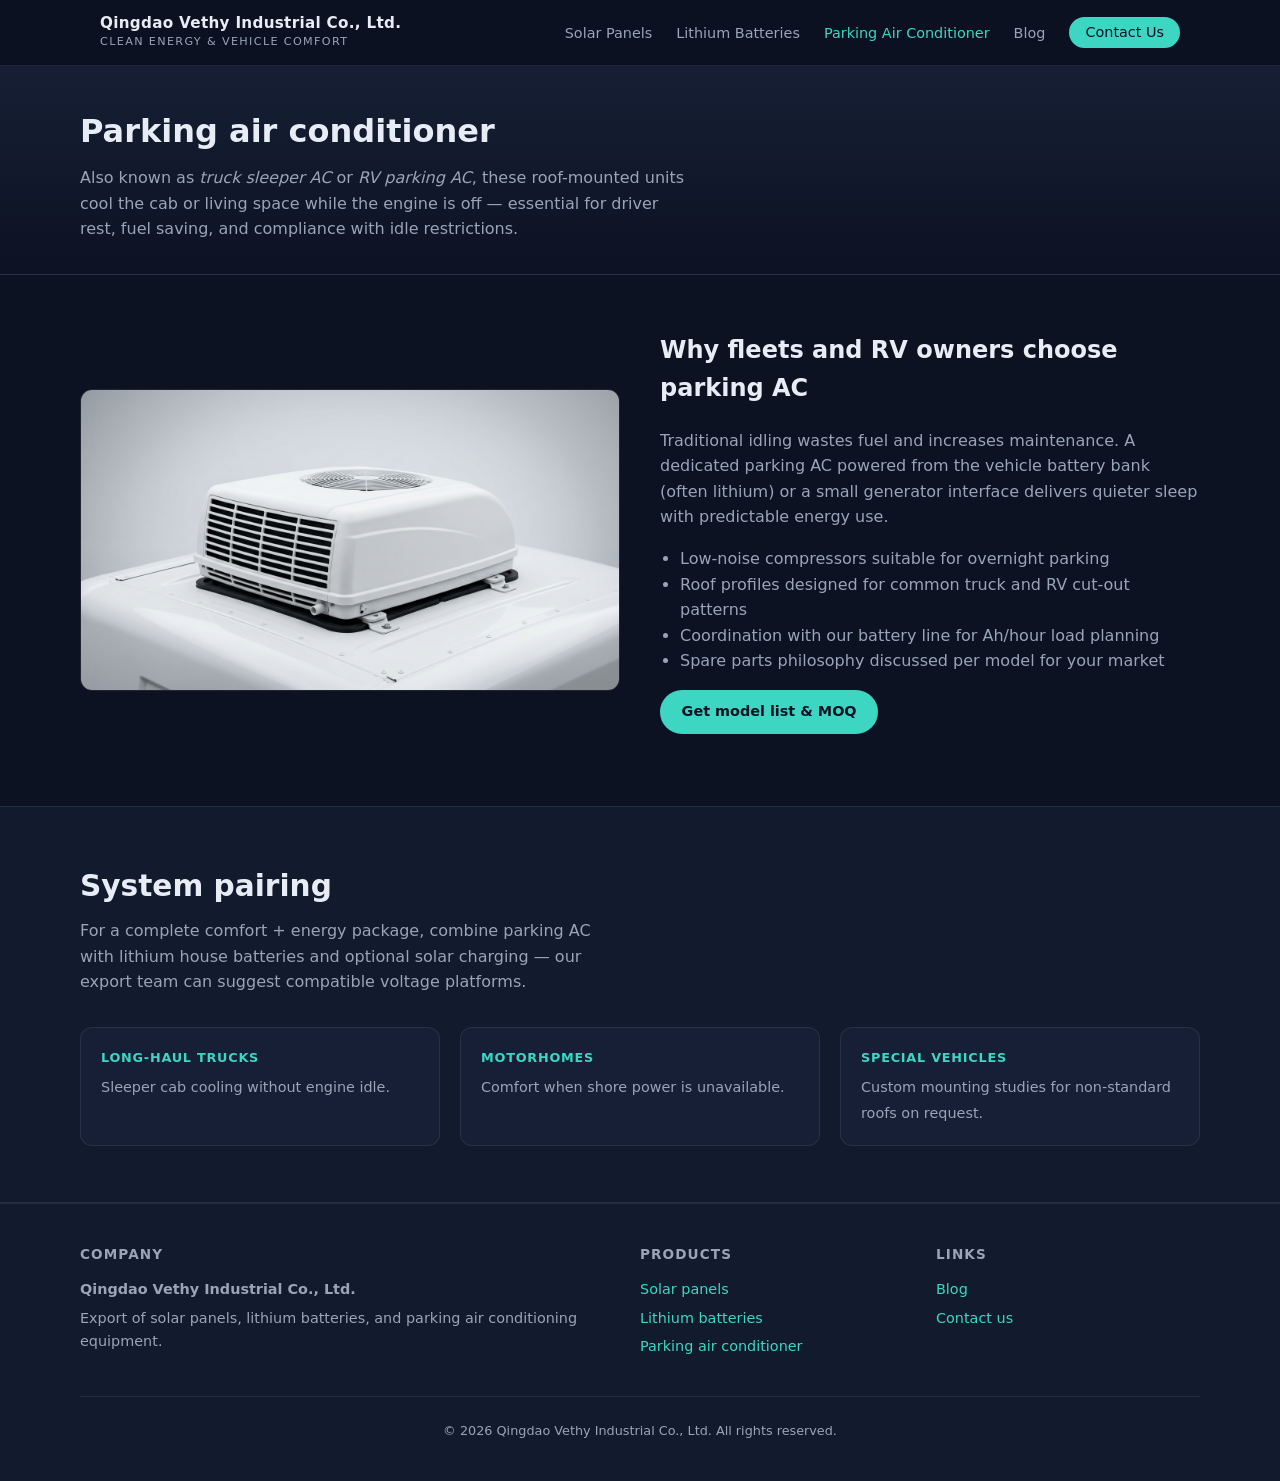
<file: parking-air-conditioner.html>
<!DOCTYPE html>
<html lang="en">
<head>
  <meta charset="UTF-8" />
  <meta name="viewport" content="width=device-width, initial-scale=1" />
  <meta name="description" content="Parking air conditioners for trucks and RVs — Qingdao Vethy Industrial Co., Ltd." />
  <title>Parking Air Conditioner | Qingdao Vethy Industrial Co., Ltd.</title>
  <link rel="stylesheet" href="assets/css/style.css" />
</head>
<body>
  <header class="site-header">
    <div class="header-inner">
      <a class="brand" href="index.html">
        <span class="brand-name">Qingdao Vethy Industrial Co., Ltd.</span>
        <span class="brand-tag">Clean energy & vehicle comfort</span>
      </a>
      <button type="button" class="nav-toggle" aria-expanded="false" aria-controls="site-nav">Menu</button>
      <nav id="site-nav" class="nav-main" aria-label="Primary">
        <ul>
          <li><a href="solar-panels.html">Solar Panels</a></li>
          <li><a href="lithium-batteries.html">Lithium Batteries</a></li>
          <li><a href="parking-air-conditioner.html" class="is-active">Parking Air Conditioner</a></li>
          <li><a href="blog.html">Blog</a></li>
          <li><a class="nav-cta" href="contact.html">Contact Us</a></li>
        </ul>
      </nav>
    </div>
  </header>

  <main>
    <div class="page-hero">
      <div class="page-hero-inner">
        <h1>Parking air conditioner</h1>
        <p>Also known as <em>truck sleeper AC</em> or <em>RV parking AC</em>, these roof-mounted units cool the cab or living space while the engine is off — essential for driver rest, fuel saving, and compliance with idle restrictions.</p>
      </div>
    </div>

    <section class="section">
      <div class="section-inner two-col">
        <img src="assets/product-parking-ac.png" alt="Parking air conditioner unit" width="900" height="675" style="border-radius: 12px; border: 1px solid var(--border);" />
        <div class="prose">
          <h2 style="margin-top: 0; color: var(--text);">Why fleets and RV owners choose parking AC</h2>
          <p>Traditional idling wastes fuel and increases maintenance. A dedicated parking AC powered from the vehicle battery bank (often lithium) or a small generator interface delivers quieter sleep with predictable energy use.</p>
          <ul>
            <li>Low-noise compressors suitable for overnight parking</li>
            <li>Roof profiles designed for common truck and RV cut-out patterns</li>
            <li>Coordination with our battery line for Ah/hour load planning</li>
            <li>Spare parts philosophy discussed per model for your market</li>
          </ul>
          <p><a class="btn btn-primary" href="contact.html">Get model list &amp; MOQ</a></p>
        </div>
      </div>
    </section>

    <section class="section bg-alt">
      <div class="section-inner">
        <div class="section-head">
          <h2>System pairing</h2>
          <p>For a complete comfort + energy package, combine parking AC with lithium house batteries and optional solar charging — our export team can suggest compatible voltage platforms.</p>
        </div>
        <div class="features">
          <div class="feature"><strong>Long-haul trucks</strong><span>Sleeper cab cooling without engine idle.</span></div>
          <div class="feature"><strong>Motorhomes</strong><span>Comfort when shore power is unavailable.</span></div>
          <div class="feature"><strong>Special vehicles</strong><span>Custom mounting studies for non-standard roofs on request.</span></div>
        </div>
      </div>
    </section>
  </main>

  <footer class="site-footer">
    <div class="footer-inner">
      <div>
        <h4>Company</h4>
        <p><strong>Qingdao Vethy Industrial Co., Ltd.</strong></p>
        <p>Export of solar panels, lithium batteries, and parking air conditioning equipment.</p>
      </div>
      <div>
        <h4>Products</h4>
        <ul>
          <li><a href="solar-panels.html">Solar panels</a></li>
          <li><a href="lithium-batteries.html">Lithium batteries</a></li>
          <li><a href="parking-air-conditioner.html">Parking air conditioner</a></li>
        </ul>
      </div>
      <div>
        <h4>Links</h4>
        <ul>
          <li><a href="blog.html">Blog</a></li>
          <li><a href="contact.html">Contact us</a></li>
        </ul>
      </div>
    </div>
    <p class="copyright">© <span id="y"></span> Qingdao Vethy Industrial Co., Ltd. All rights reserved.</p>
  </footer>

  <script>
    document.getElementById("y").textContent = new Date().getFullYear();
    var btn = document.querySelector(".nav-toggle");
    var nav = document.querySelector(".nav-main");
    if (btn && nav) {
      btn.addEventListener("click", function () {
        var open = nav.classList.toggle("is-open");
        btn.setAttribute("aria-expanded", open ? "true" : "false");
      });
    }
  </script>
</body>
</html>
</file>
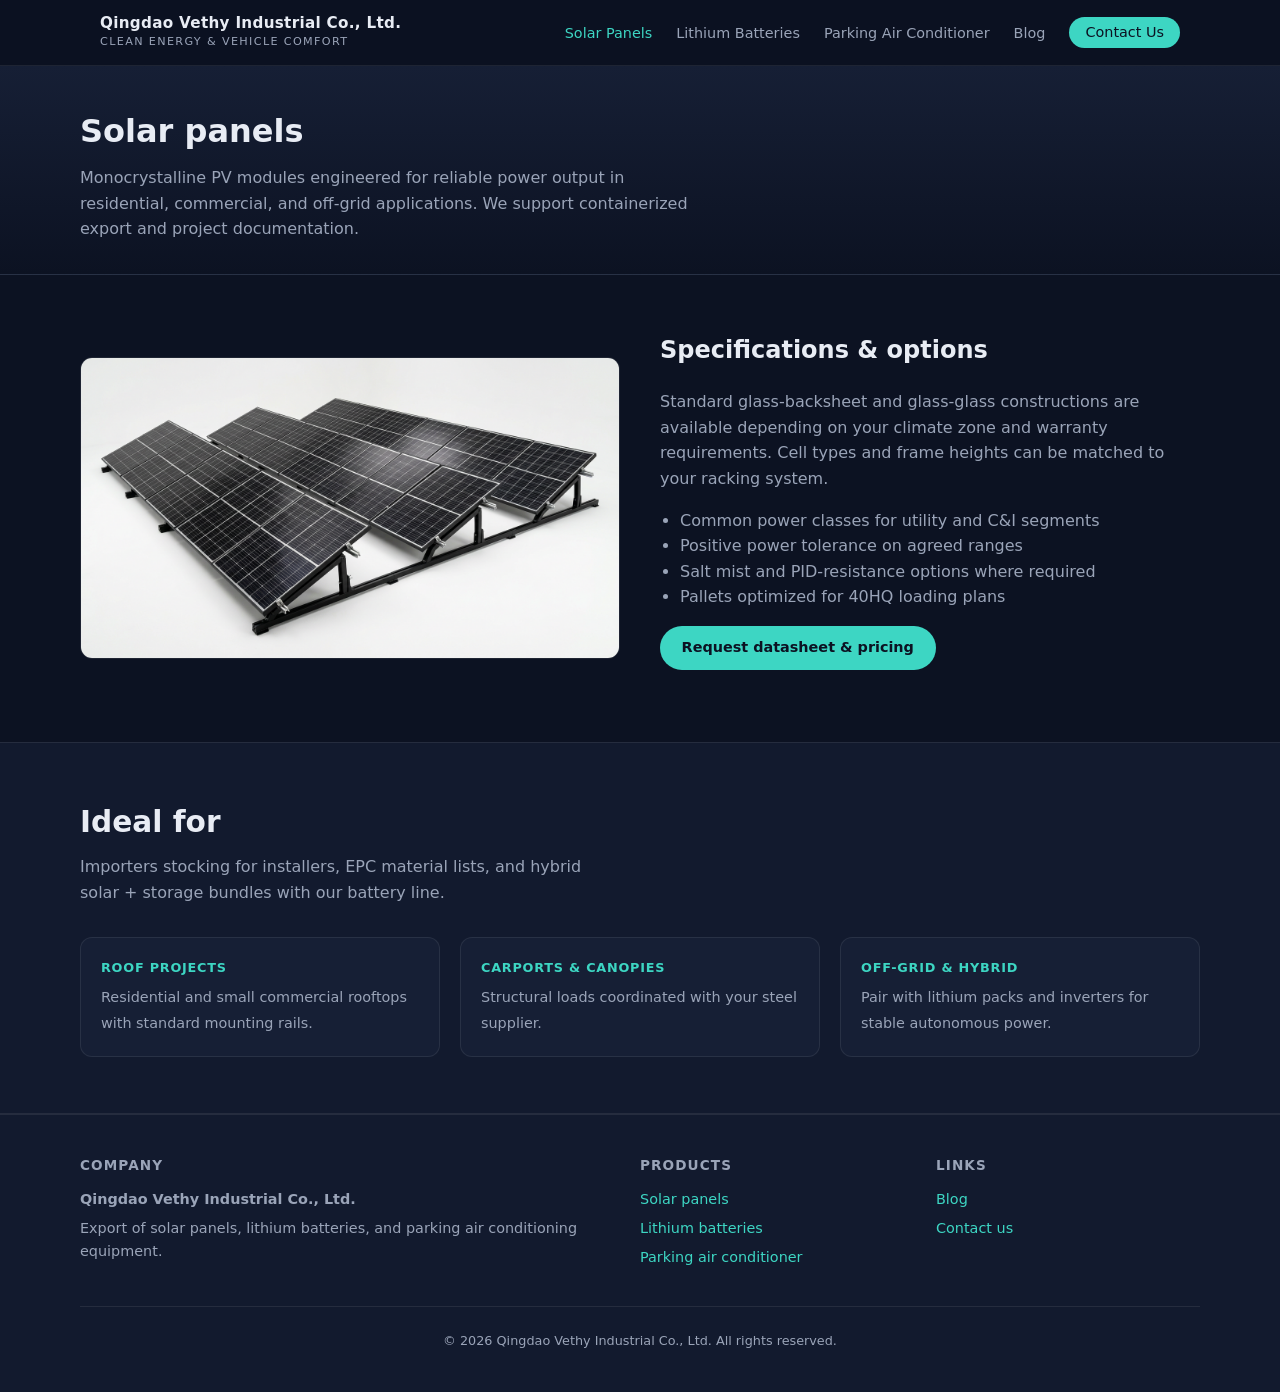
<file: solar-panels.html>
<!DOCTYPE html>
<html lang="en">
<head>
  <meta charset="UTF-8" />
  <meta name="viewport" content="width=device-width, initial-scale=1" />
  <meta name="description" content="Monocrystalline solar panels for export — Qingdao Vethy Industrial Co., Ltd." />
  <title>Solar Panels | Qingdao Vethy Industrial Co., Ltd.</title>
  <link rel="stylesheet" href="assets/css/style.css" />
</head>
<body>
  <header class="site-header">
    <div class="header-inner">
      <a class="brand" href="index.html">
        <span class="brand-name">Qingdao Vethy Industrial Co., Ltd.</span>
        <span class="brand-tag">Clean energy & vehicle comfort</span>
      </a>
      <button type="button" class="nav-toggle" aria-expanded="false" aria-controls="site-nav">Menu</button>
      <nav id="site-nav" class="nav-main" aria-label="Primary">
        <ul>
          <li><a href="solar-panels.html" class="is-active">Solar Panels</a></li>
          <li><a href="lithium-batteries.html">Lithium Batteries</a></li>
          <li><a href="parking-air-conditioner.html">Parking Air Conditioner</a></li>
          <li><a href="blog.html">Blog</a></li>
          <li><a class="nav-cta" href="contact.html">Contact Us</a></li>
        </ul>
      </nav>
    </div>
  </header>

  <main>
    <div class="page-hero">
      <div class="page-hero-inner">
        <h1>Solar panels</h1>
        <p>Monocrystalline PV modules engineered for reliable power output in residential, commercial, and off-grid applications. We support containerized export and project documentation.</p>
      </div>
    </div>

    <section class="section">
      <div class="section-inner two-col">
        <img src="assets/product-solar-panels.png" alt="Solar panels product range" width="900" height="675" style="border-radius: 12px; border: 1px solid var(--border);" />
        <div class="prose">
          <h2 style="margin-top: 0; color: var(--text);">Specifications & options</h2>
          <p>Standard glass-backsheet and glass-glass constructions are available depending on your climate zone and warranty requirements. Cell types and frame heights can be matched to your racking system.</p>
          <ul>
            <li>Common power classes for utility and C&amp;I segments</li>
            <li>Positive power tolerance on agreed ranges</li>
            <li>Salt mist and PID-resistance options where required</li>
            <li>Pallets optimized for 40HQ loading plans</li>
          </ul>
          <p><a class="btn btn-primary" href="contact.html">Request datasheet &amp; pricing</a></p>
        </div>
      </div>
    </section>

    <section class="section bg-alt">
      <div class="section-inner">
        <div class="section-head">
          <h2>Ideal for</h2>
          <p>Importers stocking for installers, EPC material lists, and hybrid solar + storage bundles with our battery line.</p>
        </div>
        <div class="features">
          <div class="feature"><strong>Roof projects</strong><span>Residential and small commercial rooftops with standard mounting rails.</span></div>
          <div class="feature"><strong>Carports & canopies</strong><span>Structural loads coordinated with your steel supplier.</span></div>
          <div class="feature"><strong>Off-grid & hybrid</strong><span>Pair with lithium packs and inverters for stable autonomous power.</span></div>
        </div>
      </div>
    </section>
  </main>

  <footer class="site-footer">
    <div class="footer-inner">
      <div>
        <h4>Company</h4>
        <p><strong>Qingdao Vethy Industrial Co., Ltd.</strong></p>
        <p>Export of solar panels, lithium batteries, and parking air conditioning equipment.</p>
      </div>
      <div>
        <h4>Products</h4>
        <ul>
          <li><a href="solar-panels.html">Solar panels</a></li>
          <li><a href="lithium-batteries.html">Lithium batteries</a></li>
          <li><a href="parking-air-conditioner.html">Parking air conditioner</a></li>
        </ul>
      </div>
      <div>
        <h4>Links</h4>
        <ul>
          <li><a href="blog.html">Blog</a></li>
          <li><a href="contact.html">Contact us</a></li>
        </ul>
      </div>
    </div>
    <p class="copyright">© <span id="y"></span> Qingdao Vethy Industrial Co., Ltd. All rights reserved.</p>
  </footer>

  <script>
    document.getElementById("y").textContent = new Date().getFullYear();
    var btn = document.querySelector(".nav-toggle");
    var nav = document.querySelector(".nav-main");
    if (btn && nav) {
      btn.addEventListener("click", function () {
        var open = nav.classList.toggle("is-open");
        btn.setAttribute("aria-expanded", open ? "true" : "false");
      });
    }
  </script>
</body>
</html>
</file>
<file: assets/css/style.css>
/* Qingdao Vethy Industrial Co., Ltd. — global trade site */

:root {
  --bg: #0c1222;
  --bg-soft: #121a2e;
  --surface: #161f35;
  --surface-2: #1c2740;
  --text: #e8ecf4;
  --text-muted: #9aa4b8;
  --accent: #3dd6c3;
  --accent-dim: #2aa896;
  --border: rgba(255, 255, 255, 0.08);
  --radius: 12px;
  --shadow: 0 24px 60px rgba(0, 0, 0, 0.45);
  --font: "Segoe UI", system-ui, -apple-system, BlinkMacSystemFont, "Helvetica Neue", Arial, sans-serif;
  --max: 1120px;
}

*,
*::before,
*::after {
  box-sizing: border-box;
}

html {
  scroll-behavior: smooth;
}

body {
  margin: 0;
  font-family: var(--font);
  background: var(--bg);
  color: var(--text);
  line-height: 1.6;
  min-height: 100vh;
}

img {
  max-width: 100%;
  height: auto;
  display: block;
}

a {
  color: var(--accent);
  text-decoration: none;
}

a:hover {
  text-decoration: underline;
}

.site-header {
  position: sticky;
  top: 0;
  z-index: 50;
  background: rgba(12, 18, 34, 0.92);
  backdrop-filter: blur(12px);
  border-bottom: 1px solid var(--border);
}

.header-inner {
  max-width: var(--max);
  margin: 0 auto;
  padding: 0.85rem 1.25rem;
  display: flex;
  align-items: center;
  justify-content: space-between;
  gap: 1rem;
}

.brand {
  display: flex;
  flex-direction: column;
  gap: 0.1rem;
  color: var(--text);
  text-decoration: none;
}

.brand:hover {
  text-decoration: none;
  color: var(--accent);
}

.brand-name {
  font-weight: 700;
  font-size: 0.95rem;
  letter-spacing: 0.02em;
  line-height: 1.2;
}

.brand-tag {
  font-size: 0.7rem;
  color: var(--text-muted);
  text-transform: uppercase;
  letter-spacing: 0.12em;
}

.nav-toggle {
  display: none;
  background: var(--surface);
  border: 1px solid var(--border);
  color: var(--text);
  padding: 0.5rem 0.75rem;
  border-radius: 8px;
  cursor: pointer;
  font-size: 0.85rem;
}

.nav-main ul {
  list-style: none;
  margin: 0;
  padding: 0;
  display: flex;
  flex-wrap: wrap;
  align-items: center;
  gap: 0.25rem 1.5rem;
}

.nav-main a {
  color: var(--text-muted);
  font-size: 0.9rem;
  font-weight: 500;
  text-decoration: none;
}

.nav-main a:hover,
.nav-main a.is-active {
  color: var(--accent);
}

.nav-cta {
  background: var(--accent);
  color: var(--bg) !important;
  padding: 0.45rem 1rem;
  border-radius: 999px;
  font-weight: 600;
  font-size: 0.85rem;
}

.nav-cta:hover {
  background: var(--accent-dim);
  text-decoration: none;
  color: var(--bg) !important;
}

@media (max-width: 900px) {
  .nav-toggle {
    display: block;
  }

  .nav-main {
    position: absolute;
    left: 0;
    right: 0;
    top: 100%;
    background: var(--bg-soft);
    border-bottom: 1px solid var(--border);
    max-height: 0;
    overflow: hidden;
    transition: max-height 0.35s ease;
  }

  .nav-main.is-open {
    max-height: 420px;
  }

  .nav-main ul {
    flex-direction: column;
    align-items: stretch;
    padding: 1rem 1.25rem 1.25rem;
    gap: 0;
  }

  .nav-main li {
    border-bottom: 1px solid var(--border);
  }

  .nav-main li:last-child {
    border-bottom: 0;
    padding-top: 0.75rem;
  }

  .nav-main a {
    display: block;
    padding: 0.65rem 0;
  }

  .nav-main .nav-cta {
    text-align: center;
    display: block;
  }
}

main {
  overflow-x: hidden;
}

.hero {
  position: relative;
  min-height: 52vh;
  display: flex;
  align-items: flex-end;
  padding: 4rem 1.25rem 3.5rem;
  background: var(--bg-soft) center / cover no-repeat;
}

.hero::after {
  content: "";
  position: absolute;
  inset: 0;
  background: linear-gradient(180deg, rgba(12, 18, 34, 0.35) 0%, rgba(12, 18, 34, 0.92) 100%);
  pointer-events: none;
}

.hero-inner {
  position: relative;
  z-index: 1;
  max-width: var(--max);
  margin: 0 auto;
  width: 100%;
}

.hero h1 {
  font-size: clamp(1.75rem, 4vw, 2.6rem);
  font-weight: 700;
  line-height: 1.15;
  margin: 0 0 0.75rem;
  max-width: 18ch;
}

.hero p {
  color: var(--text-muted);
  max-width: 42ch;
  margin: 0 0 1.5rem;
  font-size: 1.05rem;
}

.btn {
  display: inline-block;
  padding: 0.65rem 1.35rem;
  border-radius: 999px;
  font-weight: 600;
  font-size: 0.9rem;
  border: none;
  cursor: pointer;
  text-decoration: none;
}

.btn-primary {
  background: var(--accent);
  color: var(--bg);
}

.btn-primary:hover {
  background: var(--accent-dim);
  text-decoration: none;
  color: var(--bg);
}

.btn-ghost {
  background: transparent;
  color: var(--text);
  border: 1px solid var(--border);
  margin-left: 0.5rem;
}

.btn-ghost:hover {
  border-color: var(--accent);
  color: var(--accent);
  text-decoration: none;
}

.section {
  padding: 3.5rem 1.25rem;
}

.section-inner {
  max-width: var(--max);
  margin: 0 auto;
}

.section-head {
  margin-bottom: 2rem;
}

.section-head h2 {
  font-size: clamp(1.4rem, 3vw, 1.85rem);
  margin: 0 0 0.5rem;
}

.section-head p {
  margin: 0;
  color: var(--text-muted);
  max-width: 52ch;
}

.grid-3 {
  display: grid;
  grid-template-columns: repeat(3, 1fr);
  gap: 1.5rem;
}

@media (max-width: 900px) {
  .grid-3 {
    grid-template-columns: 1fr;
  }
}

.card {
  background: var(--surface);
  border: 1px solid var(--border);
  border-radius: var(--radius);
  overflow: hidden;
  box-shadow: var(--shadow);
  transition: transform 0.2s ease, border-color 0.2s ease;
}

.card:hover {
  transform: translateY(-4px);
  border-color: rgba(61, 214, 195, 0.35);
}

.card-image {
  aspect-ratio: 4 / 3;
  object-fit: cover;
  width: 100%;
  background: var(--surface-2);
}

.card-body {
  padding: 1.25rem 1.35rem 1.5rem;
}

.card-body h3 {
  margin: 0 0 0.5rem;
  font-size: 1.1rem;
}

.card-body p {
  margin: 0 0 1rem;
  font-size: 0.9rem;
  color: var(--text-muted);
}

.link-arrow {
  font-weight: 600;
  font-size: 0.88rem;
}

.two-col {
  display: grid;
  grid-template-columns: 1fr 1fr;
  gap: 2.5rem;
  align-items: center;
}

@media (max-width: 768px) {
  .two-col {
    grid-template-columns: 1fr;
  }
}

.prose {
  color: var(--text-muted);
}

.prose h2,
.prose h3 {
  color: var(--text);
}

.prose ul {
  padding-left: 1.25rem;
}

.bg-alt {
  background: var(--bg-soft);
  border-top: 1px solid var(--border);
  border-bottom: 1px solid var(--border);
}

.features {
  display: grid;
  grid-template-columns: repeat(auto-fit, minmax(200px, 1fr));
  gap: 1.25rem;
}

.feature {
  padding: 1.25rem;
  background: var(--surface);
  border-radius: var(--radius);
  border: 1px solid var(--border);
}

.feature strong {
  display: block;
  color: var(--accent);
  margin-bottom: 0.35rem;
  font-size: 0.8rem;
  text-transform: uppercase;
  letter-spacing: 0.06em;
}

.feature span {
  font-size: 0.9rem;
  color: var(--text-muted);
}

.site-footer {
  margin-top: auto;
  padding: 2.5rem 1.25rem;
  border-top: 1px solid var(--border);
  background: var(--bg-soft);
}

.footer-inner {
  max-width: var(--max);
  margin: 0 auto;
  display: grid;
  grid-template-columns: 2fr 1fr 1fr;
  gap: 2rem;
  font-size: 0.9rem;
}

@media (max-width: 700px) {
  .footer-inner {
    grid-template-columns: 1fr;
  }
}

.footer-inner h4 {
  margin: 0 0 0.75rem;
  font-size: 0.85rem;
  text-transform: uppercase;
  letter-spacing: 0.08em;
  color: var(--text-muted);
}

.footer-inner p,
.footer-inner li {
  color: var(--text-muted);
  margin: 0 0 0.35rem;
}

.footer-inner ul {
  list-style: none;
  padding: 0;
  margin: 0;
}

.copyright {
  max-width: var(--max);
  margin: 2rem auto 0;
  padding-top: 1.5rem;
  border-top: 1px solid var(--border);
  font-size: 0.8rem;
  color: var(--text-muted);
  text-align: center;
}

/* Blog */
.post-list {
  display: flex;
  flex-direction: column;
  gap: 1.25rem;
}

.post-card {
  display: grid;
  grid-template-columns: 140px 1fr;
  gap: 1.25rem;
  background: var(--surface);
  border: 1px solid var(--border);
  border-radius: var(--radius);
  padding: 1rem;
  align-items: center;
}

@media (max-width: 560px) {
  .post-card {
    grid-template-columns: 1fr;
  }
}

.post-meta {
  font-size: 0.8rem;
  color: var(--text-muted);
}

.post-card h3 {
  margin: 0.25rem 0 0.35rem;
  font-size: 1.05rem;
}

.post-card h3 a {
  color: var(--text);
}

.post-card h3 a:hover {
  color: var(--accent);
}

/* Contact */
.form-grid {
  display: grid;
  gap: 1rem;
}

label {
  display: block;
  font-size: 0.85rem;
  font-weight: 600;
  margin-bottom: 0.35rem;
  color: var(--text-muted);
}

input,
textarea,
select {
  width: 100%;
  padding: 0.65rem 0.85rem;
  border-radius: 8px;
  border: 1px solid var(--border);
  background: var(--surface-2);
  color: var(--text);
  font-family: inherit;
  font-size: 0.95rem;
}

input:focus,
textarea:focus,
select:focus {
  outline: 2px solid var(--accent);
  outline-offset: 0;
}

textarea {
  min-height: 140px;
  resize: vertical;
}

.contact-layout {
  display: grid;
  grid-template-columns: 1.1fr 0.9fr;
  gap: 2.5rem;
}

@media (max-width: 768px) {
  .contact-layout {
    grid-template-columns: 1fr;
  }
}

.info-block {
  background: var(--surface);
  border: 1px solid var(--border);
  border-radius: var(--radius);
  padding: 1.5rem;
}

.info-block h3 {
  margin-top: 0;
}

.page-hero {
  padding: 2.5rem 1.25rem 2rem;
  background: linear-gradient(180deg, var(--surface) 0%, var(--bg) 100%);
  border-bottom: 1px solid var(--border);
}

.page-hero-inner {
  max-width: var(--max);
  margin: 0 auto;
}

.page-hero h1 {
  margin: 0 0 0.5rem;
  font-size: clamp(1.5rem, 3vw, 2rem);
}

.page-hero p {
  margin: 0;
  color: var(--text-muted);
  max-width: 60ch;
}
</file>
